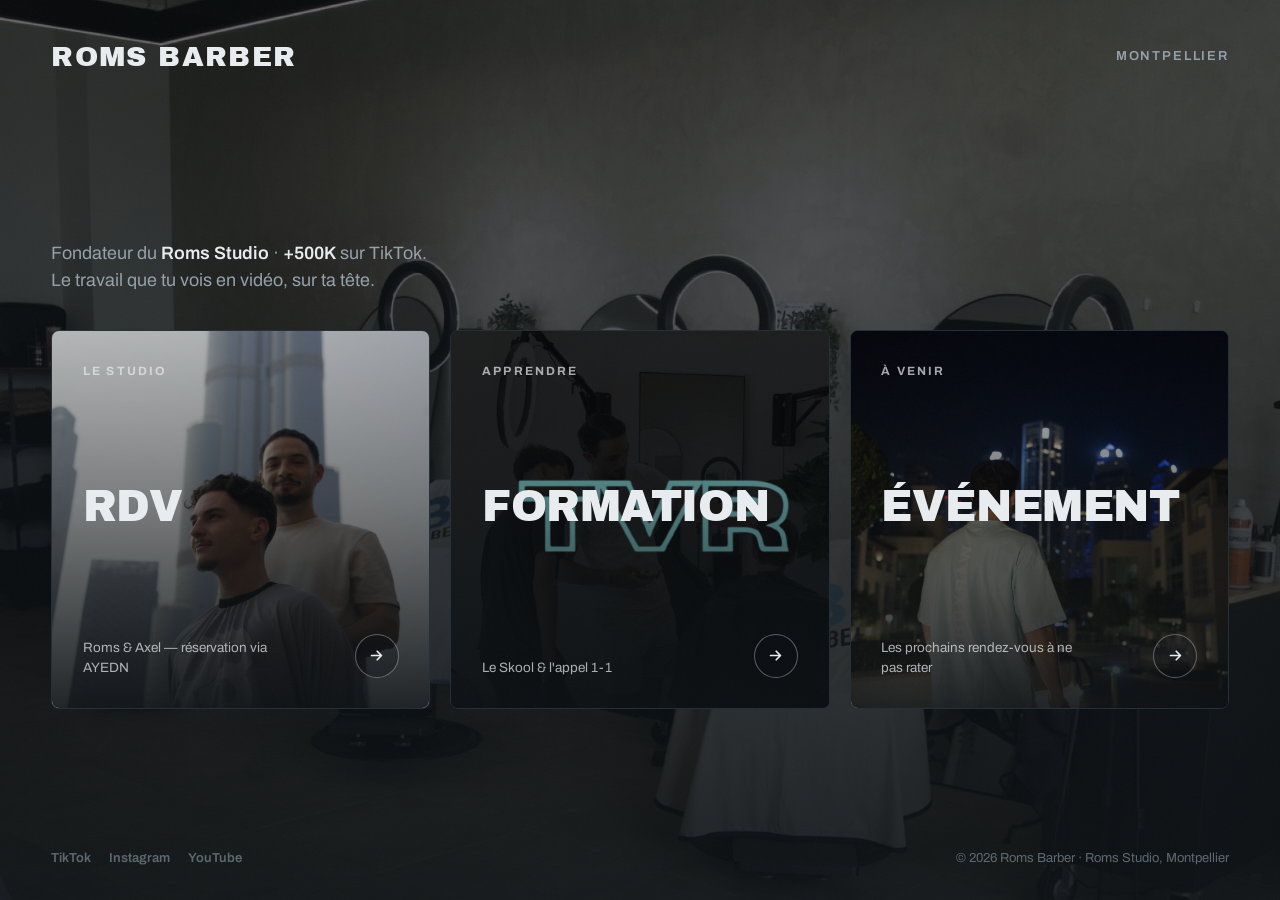
<file: index.html>
<!doctype html>
<html lang="fr">
<head>
<meta charset="utf-8">
<meta name="viewport" content="width=device-width, initial-scale=1">
<title>Roms Barber — Montpellier</title>
<meta name="description" content="Roms Barber, barbier à Montpellier. RDV, formation, événements.">
<!--
  ═══════════════════════════════════════════
  PHOTO DE FOND : déposer photos/hero.jpg
  puis décommenter la ligne --photo ci-dessous
  ═══════════════════════════════════════════
-->
<link rel="icon" href="data:image/svg+xml,%3Csvg xmlns='http://www.w3.org/2000/svg' viewBox='0 0 32 32'%3E%3Crect width='32' height='32' rx='6' fill='%238fd3e8'/%3E%3Ctext x='16' y='23' font-family='Arial Black,sans-serif' font-size='18' font-weight='900' fill='%230c1216' text-anchor='middle'%3ER%3C/text%3E%3C/svg%3E">
<link rel="preconnect" href="https://fonts.googleapis.com">
<link rel="preconnect" href="https://fonts.gstatic.com" crossorigin>
<link href="https://fonts.googleapis.com/css2?family=Archivo:wght@400;500;600;700&family=Archivo+Black&display=swap" rel="stylesheet">
<link rel="stylesheet" href="styles.css">
<style>
  body{display:flex;flex-direction:column;min-height:100svh}

  .home{
    flex:1;display:flex;flex-direction:column;
    position:relative;
    background:linear-gradient(rgba(13,17,20,.6),rgba(13,17,20,.92)),url('photos/hero.jpg') center 35%/cover no-repeat;
  }

  .home-top{
    display:flex;align-items:center;justify-content:space-between;
    padding:clamp(20px,3vw,36px) clamp(20px,4vw,56px);
  }
  .home-logo{
    font-family:"Archivo Black",sans-serif;
    font-size:clamp(20px,2.4vw,28px);
    letter-spacing:.05em;text-transform:uppercase;
    display:inline-flex;align-items:center;gap:14px;
  }
  .home-top .city{
    color:var(--ink-2);font-size:13px;font-weight:600;
    text-transform:uppercase;letter-spacing:.14em;
  }

  .home-center{
    flex:1;display:flex;flex-direction:column;justify-content:center;
    padding:clamp(16px,3vw,40px) clamp(20px,4vw,56px) clamp(28px,4vw,56px);
    gap:clamp(20px,3vw,36px);
  }
  .home-center .lead{
    color:var(--ink-2);font-size:clamp(15px,1.4vw,18px);max-width:440px;
  }
  .home-center .lead b{color:var(--ink);font-weight:600}

  .tiles{
    display:grid;grid-template-columns:repeat(3,1fr);
    gap:clamp(12px,1.6vw,20px);
  }
  @media(max-width:820px){.tiles{grid-template-columns:1fr}}

  .tile{
    position:relative;isolation:isolate;overflow:hidden;
    aspect-ratio:1/1;
    border:1px solid var(--line);border-radius:var(--r);
    background:var(--bg-2);
    display:flex;flex-direction:column;justify-content:space-between;
    padding:clamp(20px,2.4vw,32px);
    transition:border-color .25s ease;
  }
  @media(max-width:820px){.tile{aspect-ratio:5/3}}
  .tile .bg{
    position:absolute;inset:0;z-index:-2;
    width:100%;height:100%;object-fit:cover;
    transition:transform .5s ease;
  }
  .tile::before{
    content:"";position:absolute;inset:0;z-index:-1;
    background:linear-gradient(180deg,rgba(13,17,20,.3),rgba(13,17,20,.55) 45%,rgba(13,17,20,.92) 100%);
  }
  .tile:hover{border-color:var(--accent)}
  .tile:hover .bg{transform:scale(1.06)}
  .tile .num{
    color:rgba(233,237,240,.7);font-size:12px;font-weight:700;
    letter-spacing:.18em;text-transform:uppercase;
  }
  .tile .word{
    font-family:"Archivo Black",sans-serif;
    font-size:clamp(30px,3.4vw,46px);
    line-height:.95;text-transform:uppercase;letter-spacing:-.01em;
  }
  .tile .foot-row{
    display:flex;align-items:flex-end;justify-content:space-between;gap:12px;
  }
  .tile .desc{
    color:rgba(233,237,240,.72);font-size:13.5px;line-height:1.45;max-width:200px;
  }
  .tile .arr{
    flex:none;width:44px;height:44px;border:1.5px solid rgba(233,237,240,.35);border-radius:50%;
    display:grid;place-items:center;
    background:rgba(13,17,20,.35);
    transition:border-color .25s ease,background .25s ease,color .25s ease,transform .38s cubic-bezier(.65,0,.35,1);
  }
  .tile:hover .arr{border-color:var(--accent);background:var(--accent);color:var(--accent-ink);transform:rotate(-45deg)}

  .home-foot{
    display:flex;align-items:center;justify-content:space-between;gap:14px;flex-wrap:wrap;
    padding:0 clamp(20px,4vw,56px) clamp(20px,3vw,32px);
    color:var(--ink-3);font-size:13px;
  }
  .home-foot .socials{display:flex;gap:18px;font-weight:600}
  .home-foot .socials a:hover{color:var(--ink)}
</style>
</head>
<body>

<main class="home">
  <div class="home-top fade">
    <span class="home-logo">Roms Barber</span>
    <span class="city">Montpellier</span>
  </div>

  <div class="home-center">
    <p class="lead fade">Fondateur du <b>Roms Studio</b> · <b>+500K</b> sur TikTok.<br>Le travail que tu vois en vidéo, sur ta tête.</p>

    <nav class="tiles">
      <a class="tile fade" href="rdv.html">
        <img class="bg" src="photos/rdv-duo.jpg" alt="" aria-hidden="true" style="object-position:center 62%">
        <span class="num">Le studio</span>
        <span class="word">RDV</span>
        <span class="foot-row">
          <span class="desc">Roms &amp; Axel — réservation via AYEDN</span>
          <span class="arr"><svg width="17" height="17" viewBox="0 0 24 24" fill="none" stroke="currentColor" stroke-width="2.4" stroke-linecap="round" stroke-linejoin="round"><path d="M5 12h14M13 6l6 6-6 6"/></svg></span>
        </span>
      </a>
      <a class="tile fade" href="formation.html">
        <img class="bg" src="photos/skool.webp" alt="" aria-hidden="true">
        <span class="num">Apprendre</span>
        <span class="word">Formation</span>
        <span class="foot-row">
          <span class="desc">Le Skool &amp; l'appel 1-1</span>
          <span class="arr"><svg width="17" height="17" viewBox="0 0 24 24" fill="none" stroke="currentColor" stroke-width="2.4" stroke-linecap="round" stroke-linejoin="round"><path d="M5 12h14M13 6l6 6-6 6"/></svg></span>
        </span>
      </a>
      <a class="tile fade" href="evenement.html">
        <img class="bg" src="photos/event.jpg" alt="" aria-hidden="true">
        <span class="num">À venir</span>
        <span class="word">Événement</span>
        <span class="foot-row">
          <span class="desc">Les prochains rendez-vous à ne pas rater</span>
          <span class="arr"><svg width="17" height="17" viewBox="0 0 24 24" fill="none" stroke="currentColor" stroke-width="2.4" stroke-linecap="round" stroke-linejoin="round"><path d="M5 12h14M13 6l6 6-6 6"/></svg></span>
        </span>
      </a>
    </nav>
  </div>

  <div class="home-foot">
    <div class="socials">
      <a href="https://www.tiktok.com/@roms.barber" target="_blank" rel="noopener">TikTok</a>
      <a href="https://www.instagram.com/roms.barber/" target="_blank" rel="noopener">Instagram</a>
      <a href="https://www.youtube.com/@roms.barber" target="_blank" rel="noopener">YouTube</a>
    </div>
    <span>© 2026 Roms Barber · Roms Studio, Montpellier</span>
  </div>
</main>
</body>
</html>
</file>
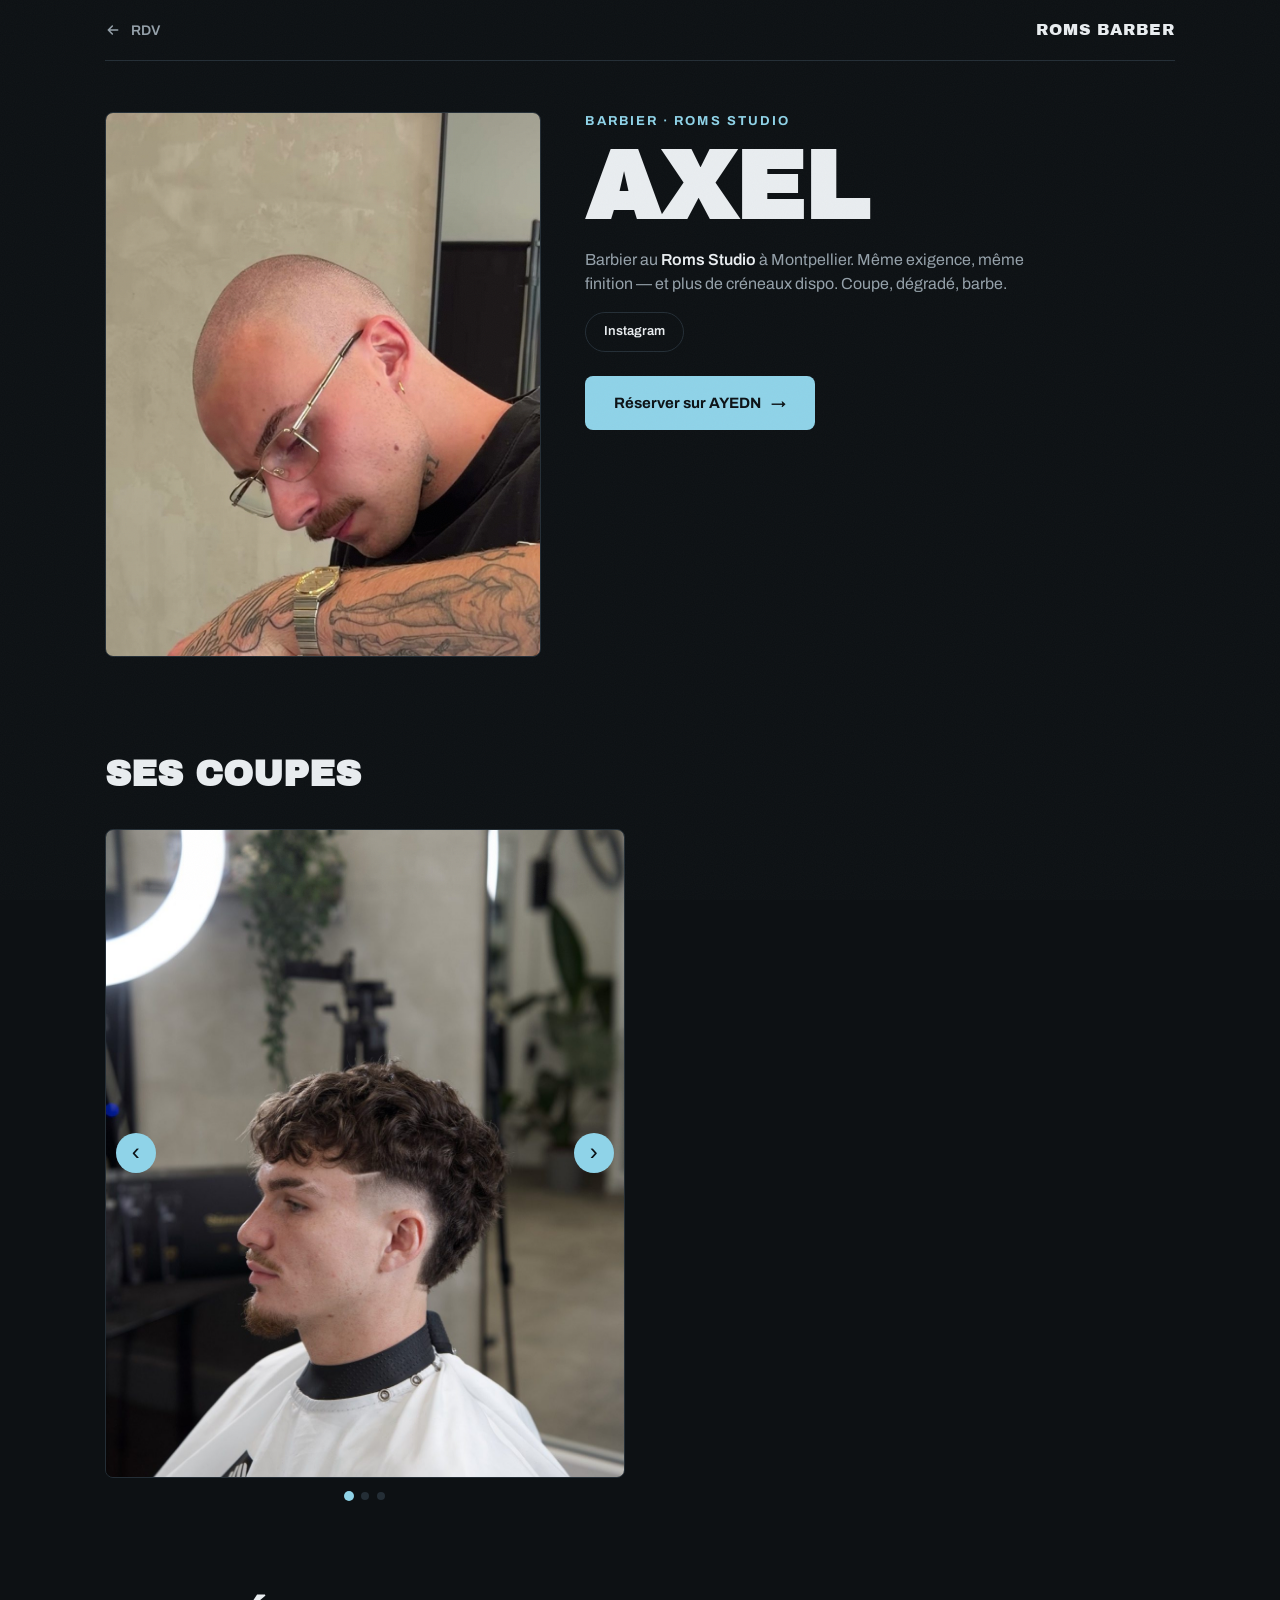
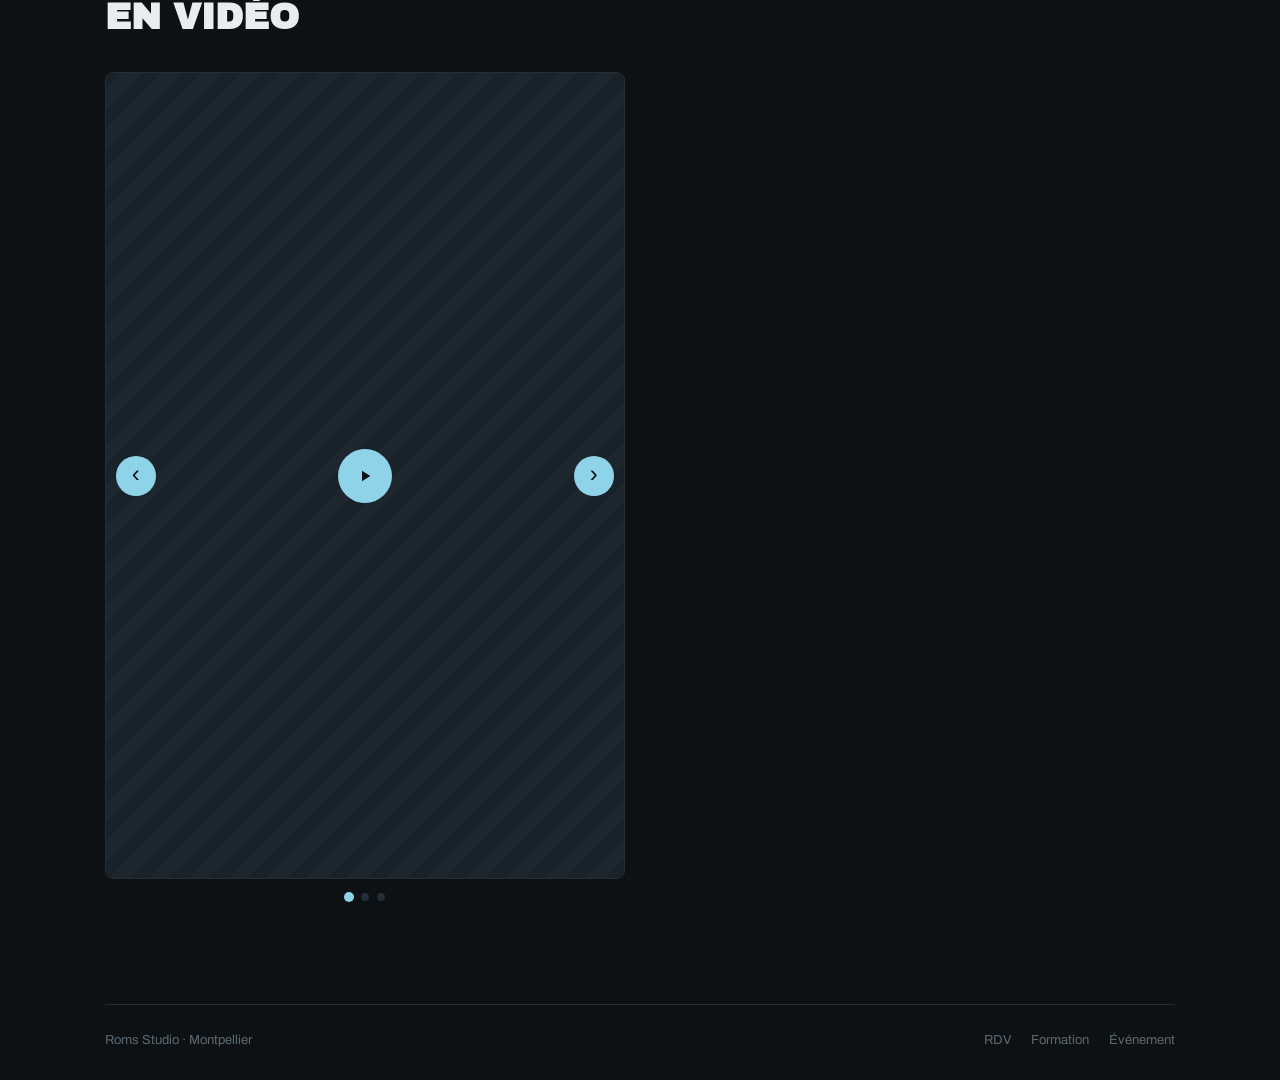
<file: axel.html>
<!doctype html>
<html lang="fr">
<head>
<meta charset="utf-8">
<meta name="viewport" content="width=device-width, initial-scale=1">
<title>Axel — Roms Barber</title>
<meta name="description" content="Axel, barbier au Roms Studio à Montpellier. Ses coupes, ses vidéos, son RDV.">
<!-- AYEDN + IG branchés ✓ -->
<link rel="icon" href="data:image/svg+xml,%3Csvg xmlns='http://www.w3.org/2000/svg' viewBox='0 0 32 32'%3E%3Crect width='32' height='32' rx='6' fill='%238fd3e8'/%3E%3Ctext x='16' y='23' font-family='Arial Black,sans-serif' font-size='18' font-weight='900' fill='%230c1216' text-anchor='middle'%3ER%3C/text%3E%3C/svg%3E">
<link rel="preconnect" href="https://fonts.googleapis.com">
<link rel="preconnect" href="https://fonts.gstatic.com" crossorigin>
<link href="https://fonts.googleapis.com/css2?family=Archivo:wght@400;500;600;700&family=Archivo+Black&display=swap" rel="stylesheet">
<link rel="stylesheet" href="styles.css">
<style>
  .profile{
    display:grid;grid-template-columns:.85fr 1.15fr;gap:clamp(20px,3.5vw,56px);
    align-items:start;padding-top:clamp(28px,4vw,56px);
  }
  @media(max-width:820px){.profile{grid-template-columns:1fr}}
  .profile .portrait{aspect-ratio:4/5;border-radius:var(--r);width:100%;object-fit:cover;border:1px solid var(--line)}
  .profile-txt .tag{
    color:var(--accent);font-weight:700;font-size:13px;
    text-transform:uppercase;letter-spacing:.16em;display:block;margin-bottom:12px;
  }
  .profile-txt h1{
    font-family:"Archivo Black",sans-serif;
    font-size:clamp(48px,8vw,96px);line-height:.9;text-transform:uppercase;
  }
  .profile-txt .bio{color:var(--ink-2);margin:18px 0 8px;max-width:480px;font-size:16px}
  .profile-txt .bio b{color:var(--ink);font-weight:600}
  .chips{display:flex;gap:10px;flex-wrap:wrap;margin:16px 0 24px}
  .chips a{
    border:1px solid var(--line);border-radius:999px;
    padding:9px 18px;font-size:13px;font-weight:600;
    transition:border-color .2s ease;
  }
  .chips a:hover{border-color:var(--accent)}
  .profile-txt .cta-row{display:flex;gap:10px;flex-wrap:wrap}

  .sec{padding-top:clamp(48px,7vw,90px)}
  .sec-title{
    font-family:"Archivo Black",sans-serif;
    font-size:clamp(24px,3vw,36px);text-transform:uppercase;
    margin-bottom:clamp(18px,2.5vw,28px);
    display:flex;align-items:baseline;gap:14px;
  }
  .sec-title small{color:var(--ink-3);font-size:13px;font-family:"Archivo",sans-serif;font-weight:500;letter-spacing:.08em;text-transform:none}
</style>
</head>
<body>

<div class="wrap">
  <div class="bar">
    <a class="back" href="rdv.html"><svg width="16" height="16" viewBox="0 0 24 24" fill="none" stroke="currentColor" stroke-width="2.4" stroke-linecap="round" stroke-linejoin="round"><path d="M19 12H5M11 6l-6 6 6 6"/></svg>RDV</a>
    <a class="logo" href="index.html">Roms Barber</a>
  </div>

  <section class="profile">
    <img class="portrait fade" src="photos/axel.jpg" alt="Axel en coupe au studio">
    <div class="profile-txt fade">
      <span class="tag">Barbier · Roms Studio</span>
      <h1>Axel</h1>
      <p class="bio">Barbier au <b>Roms Studio</b> à Montpellier. Même exigence, même finition — et plus de créneaux dispo. Coupe, dégradé, barbe.</p>
      <div class="chips">
        
        <a href="https://www.instagram.com/axelbastin_/" target="_blank" rel="noopener">Instagram</a>
      </div>
      <div class="cta-row">
        <a class="btn btn-accent" href="https://profil.ayedn.com/?barber=2426" target="_blank" rel="noopener">Réserver sur AYEDN <span class="arr">→</span></a>
      </div>
    </div>
  </section>

  <section class="sec">
    <h2 class="sec-title">Ses coupes</h2>
    <div class="carousel carousel--cuts" data-carousel>
      <div class="carousel__viewport">
        <div class="carousel__track">
          <div class="carousel__slide"><img src="photos/axel-coupe-1.jpg" alt="Coupe réalisée au Roms Studio" loading="lazy"></div>
          <div class="carousel__slide"><img src="photos/axel-coupe-2.jpg" alt="Coupe réalisée au Roms Studio" loading="lazy"></div>
          <div class="carousel__slide"><img src="photos/axel-coupe-3.jpg" alt="Coupe réalisée au Roms Studio" loading="lazy"></div>
        </div>
        <button class="carousel__arrow carousel__arrow--prev" aria-label="Précédent">&#8249;</button>
        <button class="carousel__arrow carousel__arrow--next" aria-label="Suivant">&#8250;</button>
      </div>
      <div class="carousel__dots"></div>
    </div>
  </section>

  <section class="sec">
    <h2 class="sec-title">En vidéo</h2>
    <!-- VIDÉOS : remplacer les href par les liens des vidéos d'Axel, miniature en <img> dans le slide -->
    <div class="carousel carousel--videos" data-carousel>
      <div class="carousel__viewport">
        <div class="carousel__track">
          <a class="carousel__slide ph" href="#video-axel-1"><span class="play"><svg width="18" height="18" viewBox="0 0 24 24" fill="currentColor"><path d="M8 5v14l11-7z"/></svg></span></a>
          <a class="carousel__slide ph" href="#video-axel-2"><span class="play"><svg width="18" height="18" viewBox="0 0 24 24" fill="currentColor"><path d="M8 5v14l11-7z"/></svg></span></a>
          <a class="carousel__slide ph" href="#video-axel-3"><span class="play"><svg width="18" height="18" viewBox="0 0 24 24" fill="currentColor"><path d="M8 5v14l11-7z"/></svg></span></a>
        </div>
        <button class="carousel__arrow carousel__arrow--prev" aria-label="Précédent">&#8249;</button>
        <button class="carousel__arrow carousel__arrow--next" aria-label="Suivant">&#8250;</button>
      </div>
      <div class="carousel__dots"></div>
    </div>
  </section>

  <footer>
    <div class="foot">
      <span>Roms Studio · Montpellier</span>
      <div class="links">
        <a href="rdv.html">RDV</a>
        <a href="formation.html">Formation</a>
        <a href="evenement.html">Événement</a>
      </div>
    </div>
  </footer>
</div>
<script src="app.js" defer></script>
</body>
</html>
</file>
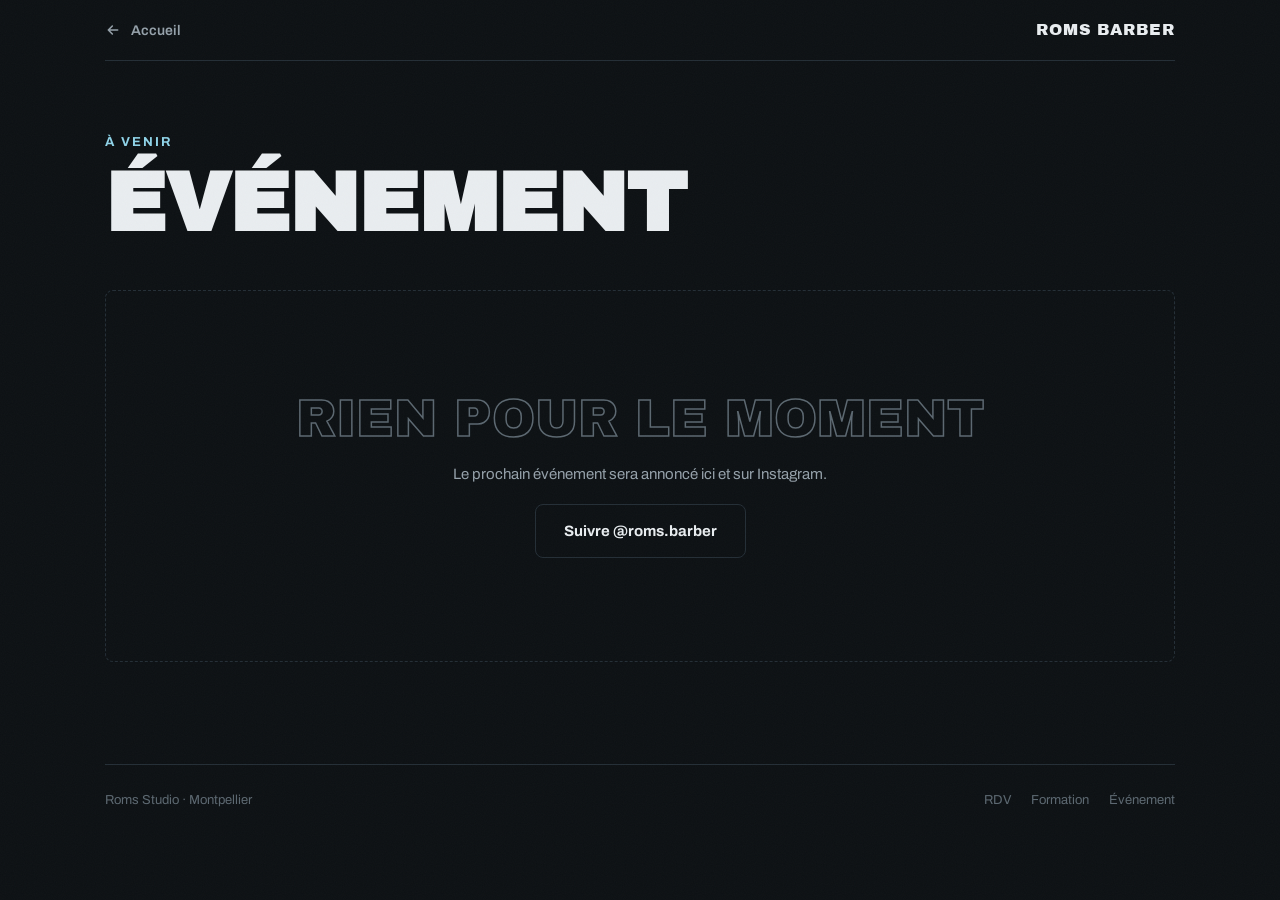
<file: evenement.html>
<!doctype html>
<html lang="fr">
<head>
<meta charset="utf-8">
<meta name="viewport" content="width=device-width, initial-scale=1">
<title>Événement — Roms Barber</title>
<meta name="description" content="Les prochains événements Roms Barber.">
<!--
  TODO-EDIT : quand un événement est créé, remplacer le bloc .empty
  par le template .event commenté plus bas.
-->
<link rel="icon" href="data:image/svg+xml,%3Csvg xmlns='http://www.w3.org/2000/svg' viewBox='0 0 32 32'%3E%3Crect width='32' height='32' rx='6' fill='%238fd3e8'/%3E%3Ctext x='16' y='23' font-family='Arial Black,sans-serif' font-size='18' font-weight='900' fill='%230c1216' text-anchor='middle'%3ER%3C/text%3E%3C/svg%3E">
<link rel="preconnect" href="https://fonts.googleapis.com">
<link rel="preconnect" href="https://fonts.gstatic.com" crossorigin>
<link href="https://fonts.googleapis.com/css2?family=Archivo:wght@400;500;600;700&family=Archivo+Black&display=swap" rel="stylesheet">
<link rel="stylesheet" href="styles.css">
<style>
  .empty{
    border:1px dashed var(--line);border-radius:var(--r);
    padding:clamp(48px,8vw,110px) clamp(24px,4vw,48px);
    text-align:center;
    display:flex;flex-direction:column;align-items:center;gap:18px;
  }
  .empty .word{
    font-family:"Archivo Black",sans-serif;
    font-size:clamp(28px,4.4vw,52px);
    text-transform:uppercase;line-height:1;
    color:transparent;-webkit-text-stroke:1.5px var(--ink-3);
  }
  .empty p{color:var(--ink-2);max-width:380px;font-size:15px}

  /* ── Template événement (TODO-EDIT : dupliquer et remplir) ──
  .event{
    display:grid;grid-template-columns:.9fr 1.1fr;gap:clamp(20px,3vw,40px);
    border:1px solid var(--line);border-radius:var(--r);overflow:hidden;
    background:var(--bg-2);margin-bottom:20px;
  }
  .event .visual{aspect-ratio:16/10;border:0;border-right:1px solid var(--line)}
  .event .body{padding:clamp(22px,3vw,36px);display:flex;flex-direction:column;gap:12px}
  .event .date{color:var(--accent);font-weight:700;font-size:13px;letter-spacing:.14em;text-transform:uppercase}
  .event h2{font-family:"Archivo Black",sans-serif;font-size:clamp(24px,3vw,38px);text-transform:uppercase;line-height:.95}
  .event p{color:var(--ink-2);font-size:15px}
  .event .btn{margin-top:auto;align-self:flex-start}
  @media(max-width:820px){.event{grid-template-columns:1fr}.event .visual{border-right:0;border-bottom:1px solid var(--line)}}
  */
</style>
</head>
<body>

<div class="wrap">
  <div class="bar">
    <a class="back" href="index.html"><svg width="16" height="16" viewBox="0 0 24 24" fill="none" stroke="currentColor" stroke-width="2.4" stroke-linecap="round" stroke-linejoin="round"><path d="M19 12H5M11 6l-6 6 6 6"/></svg>Accueil</a>
    <a class="logo" href="index.html">Roms Barber</a>
  </div>

  <header class="page-head fade">
    <span class="tag">À venir</span>
    <h1>Événement</h1>
  </header>

  <!-- TODO-EDIT : remplacer ce bloc par des blocs .event (template dans le <style>) -->
  <div class="empty fade">
    <span class="word">Rien pour le moment</span>
    <p>Le prochain événement sera annoncé ici et sur Instagram.</p>
    <a class="btn btn-ghost" href="https://www.instagram.com/roms.barber/" target="_blank" rel="noopener">Suivre @roms.barber</a>
  </div>

  <footer>
    <div class="foot">
      <span>Roms Studio · Montpellier</span>
      <div class="links">
        <a href="rdv.html">RDV</a>
        <a href="formation.html">Formation</a>
        <a href="evenement.html">Événement</a>
      </div>
    </div>
  </footer>
</div>
</body>
</html>
</file>
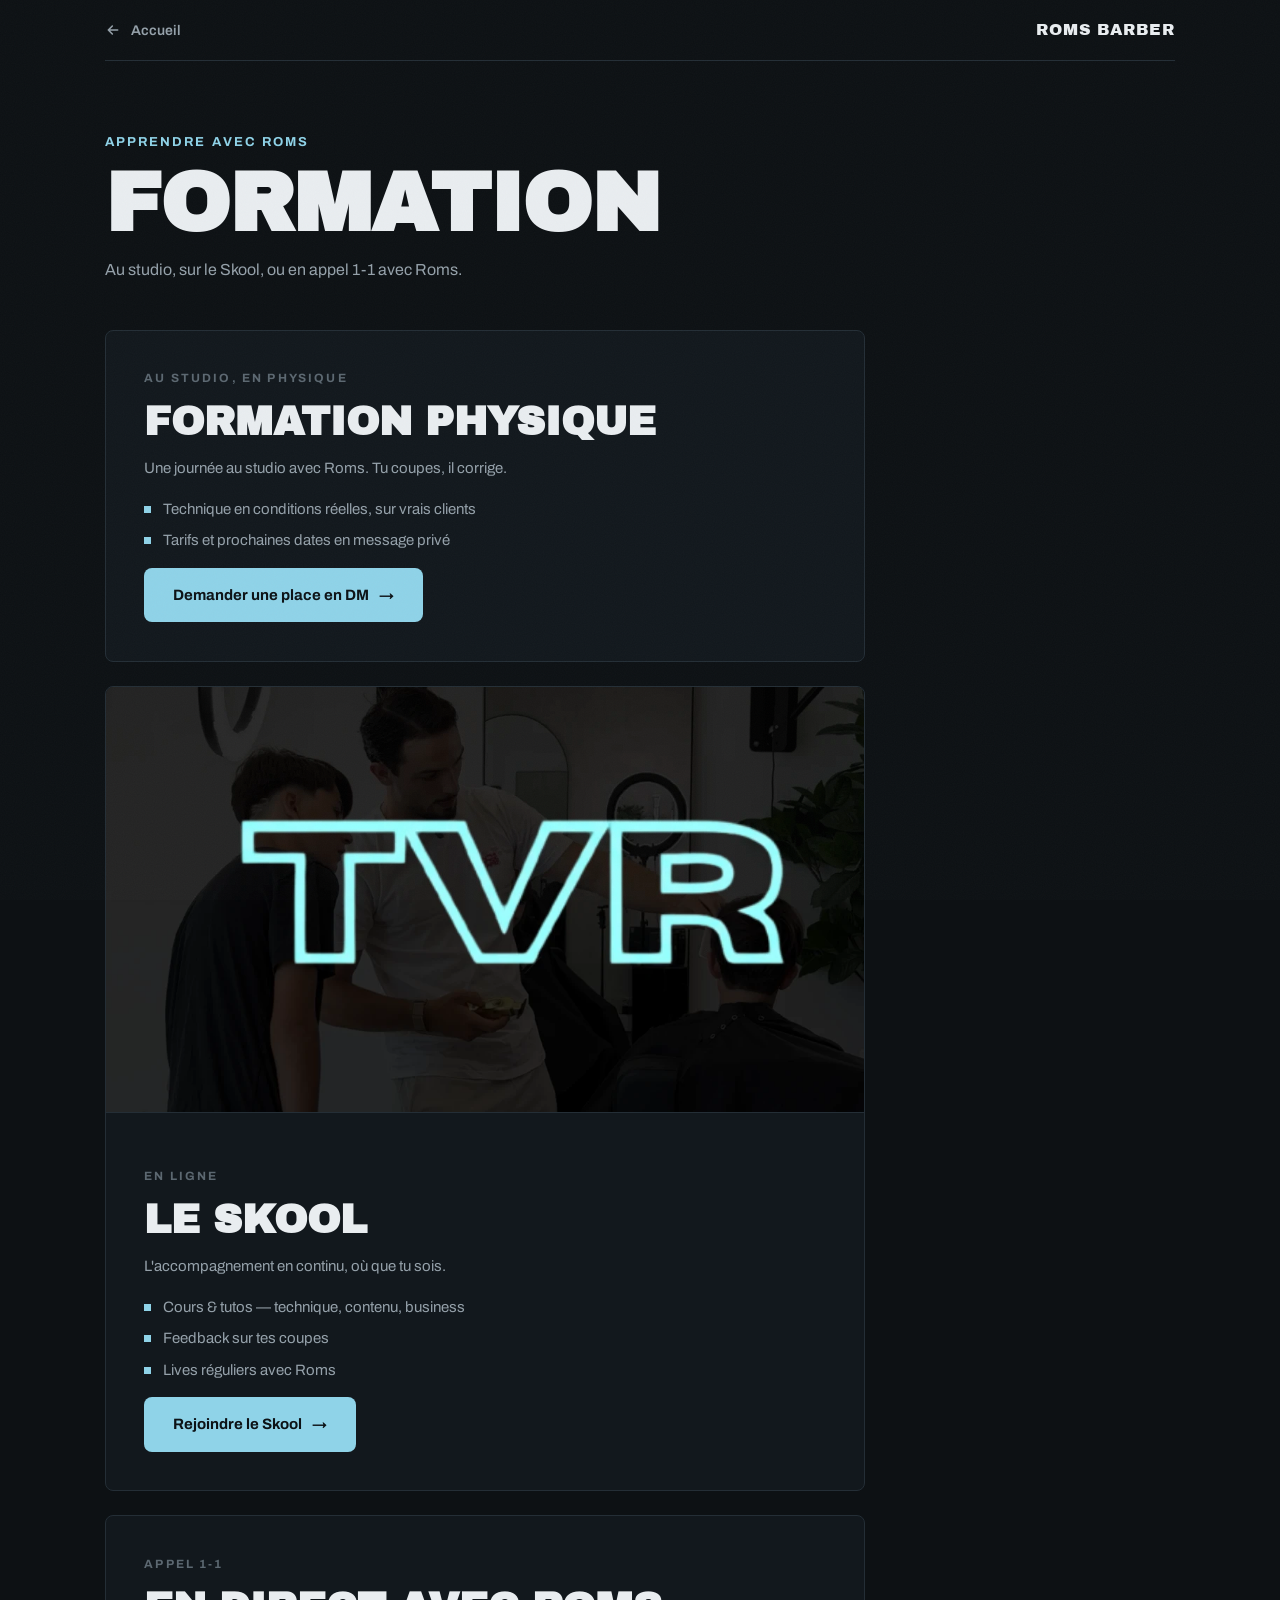
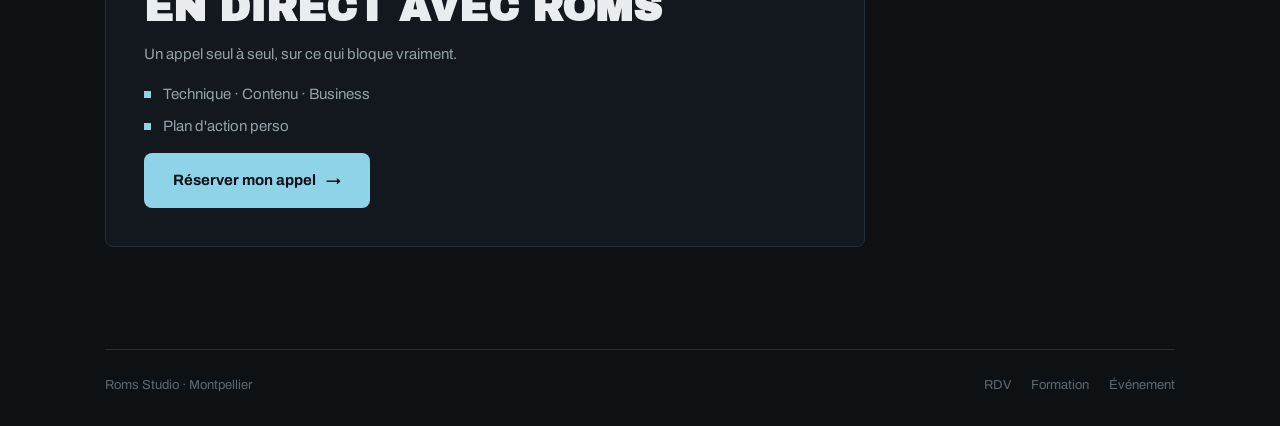
<file: formation.html>
<!doctype html>
<html lang="fr">
<head>
<meta charset="utf-8">
<meta name="viewport" content="width=device-width, initial-scale=1">
<title>Formation — Roms Barber</title>
<meta name="description" content="Formation barbier avec Roms : la communauté Skool en ligne et la formation en physique au Roms Studio.">
<!--
  Skool branché ✓ (TVR)
  TODO-EDIT : tarifs + dates de la formation physique (chercher "TODO-EDIT")
-->
<link rel="icon" href="data:image/svg+xml,%3Csvg xmlns='http://www.w3.org/2000/svg' viewBox='0 0 32 32'%3E%3Crect width='32' height='32' rx='6' fill='%238fd3e8'/%3E%3Ctext x='16' y='23' font-family='Arial Black,sans-serif' font-size='18' font-weight='900' fill='%230c1216' text-anchor='middle'%3ER%3C/text%3E%3C/svg%3E">
<link rel="preconnect" href="https://fonts.googleapis.com">
<link rel="preconnect" href="https://fonts.gstatic.com" crossorigin>
<link href="https://fonts.googleapis.com/css2?family=Archivo:wght@400;500;600;700&family=Archivo+Black&display=swap" rel="stylesheet">
<link rel="stylesheet" href="styles.css">
<style>
  .formats{display:grid;grid-template-columns:1fr;gap:clamp(14px,2vw,24px);max-width:760px}

  .format{
    border:1px solid var(--line);border-radius:var(--r);
    padding:clamp(24px,3vw,40px);
    display:flex;flex-direction:column;gap:16px;
  }
  .format .mode{
    font-size:12px;font-weight:700;letter-spacing:.18em;text-transform:uppercase;
    color:var(--ink-3);
  }
  .format h2{
    font-family:"Archivo Black",sans-serif;
    font-size:clamp(28px,3.2vw,40px);text-transform:uppercase;line-height:.95;
  }
  .format p{color:var(--ink-2);font-size:15px}
  .format ul{list-style:none;display:grid;gap:9px;margin-top:2px}
  .format li{display:flex;gap:12px;align-items:baseline;color:var(--ink-2);font-size:15px}
  .format li::before{content:"";width:7px;height:7px;background:var(--accent);flex:none;transform:translateY(-1px)}
  .format .btn{margin-top:auto;align-self:flex-start}

  .format.skool{background:var(--bg-2);padding:0;overflow:hidden}
  .format.skool .visual{width:100%;aspect-ratio:16/9;object-fit:cover;display:block;border-bottom:1px solid var(--line)}
  .format.skool .body{padding:clamp(24px,3vw,40px);display:flex;flex-direction:column;gap:16px;flex:1}
  .format.skool .btn{margin-top:auto;align-self:flex-start}

  .format.studio{background:var(--bg-2)}

</style>
</head>
<body>

<div class="wrap">
  <div class="bar">
    <a class="back" href="index.html"><svg width="16" height="16" viewBox="0 0 24 24" fill="none" stroke="currentColor" stroke-width="2.4" stroke-linecap="round" stroke-linejoin="round"><path d="M19 12H5M11 6l-6 6 6 6"/></svg>Accueil</a>
    <a class="logo" href="index.html">Roms Barber</a>
  </div>

  <header class="page-head fade">
    <span class="tag">Apprendre avec Roms</span>
    <h1>Formation</h1>
    <p>Au studio, sur le Skool, ou en appel 1-1 avec Roms.</p>
  </header>

  <div class="formats">
    <article class="format studio fade">
      <span class="mode">Au studio, en physique</span>
      <h2>Formation physique</h2>
      <p>Une journée au studio avec Roms. Tu coupes, il corrige.</p>
      <ul>
        <li>Technique en conditions réelles, sur vrais clients</li>
        <li>Tarifs et prochaines dates en message privé</li>
      </ul>
      <!-- TODO-LINK : résa formation physique (DM Insta en attendant) -->
      <a class="btn btn-accent" href="https://www.instagram.com/roms.barber/" target="_blank" rel="noopener">Demander une place en DM <span class="arr">→</span></a>
    </article>

    <article class="format skool fade">
      <img class="visual" src="photos/skool.webp" alt="TVR — la communauté">
      <div class="body">
        <span class="mode">En ligne</span>
        <h2>Le Skool</h2>
        <p>L'accompagnement en continu, où que tu sois.</p>
        <ul>
          <li>Cours &amp; tutos — technique, contenu, business</li>
          <li>Feedback sur tes coupes</li>
          <li>Lives réguliers avec Roms</li>
        </ul>
        <a class="btn btn-accent" href="https://www.skool.com/tvr-7482/about" target="_blank" rel="noopener">Rejoindre le Skool <span class="arr">→</span></a>
      </div>
    </article>

    <article class="format studio fade">
      <span class="mode">Appel 1-1</span>
      <h2>En direct avec Roms</h2>
      <p>Un appel seul à seul, sur ce qui bloque vraiment.</p>
      <ul>
        <li>Technique · Contenu · Business</li>
        <li>Plan d'action perso</li>
      </ul>
      <!-- TODO-LINK : réservation appel 1-1 -->
      <a class="btn btn-accent" href="#appel-1-1">Réserver mon appel <span class="arr">→</span></a>
    </article>
  </div>

  <footer>
    <div class="foot">
      <span>Roms Studio · Montpellier</span>
      <div class="links">
        <a href="rdv.html">RDV</a>
        <a href="formation.html">Formation</a>
        <a href="evenement.html">Événement</a>
      </div>
    </div>
  </footer>
</div>
</body>
</html>
</file>
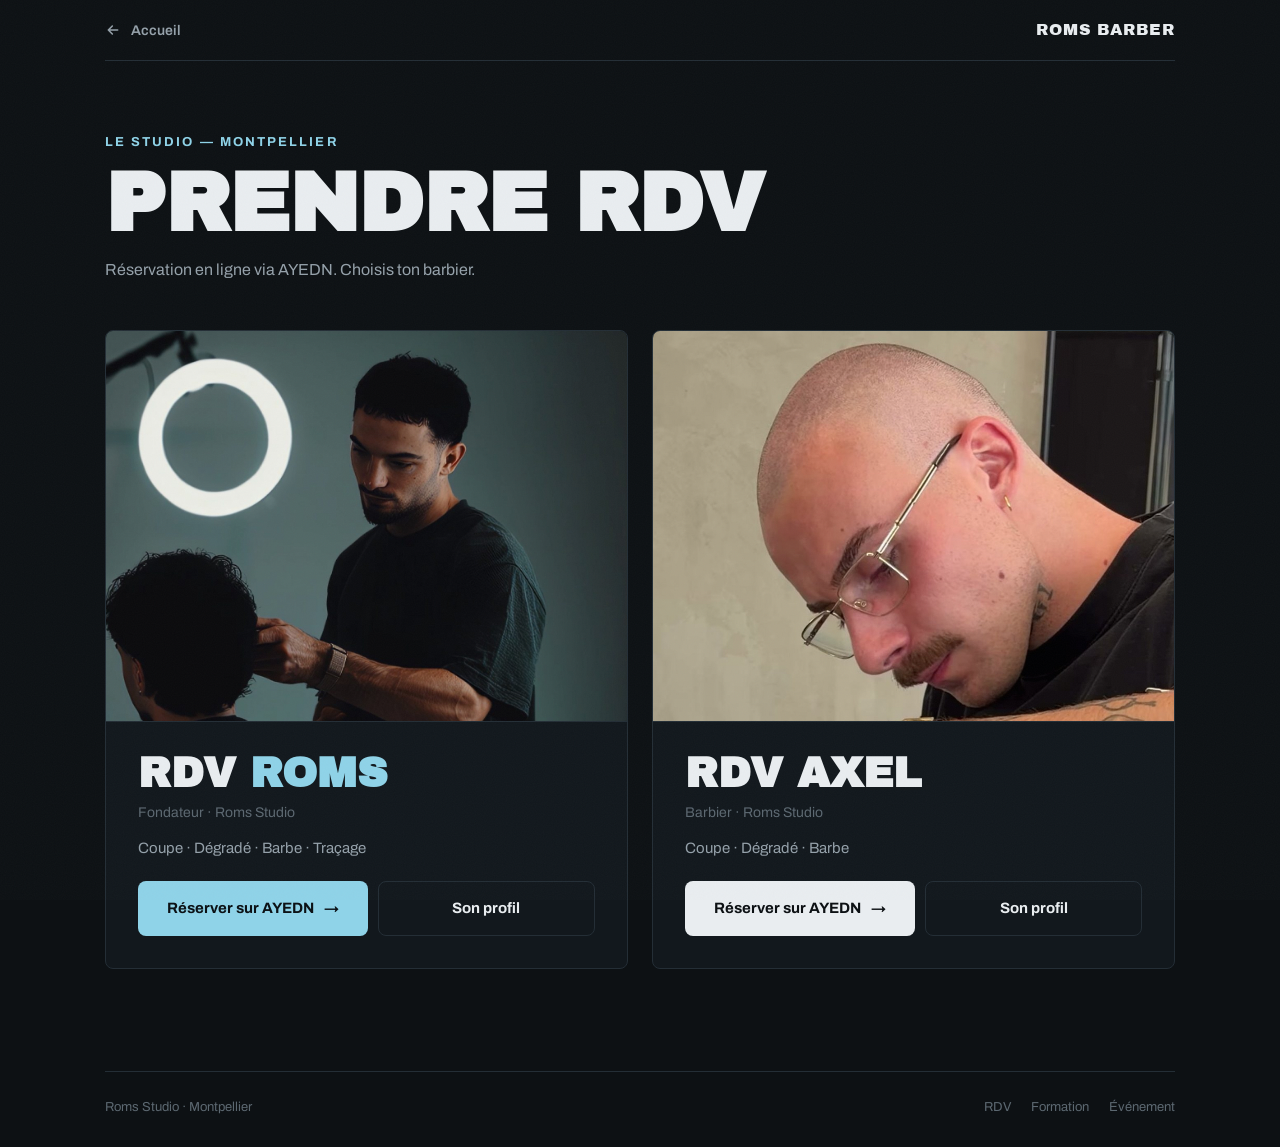
<file: rdv.html>
<!doctype html>
<html lang="fr">
<head>
<meta charset="utf-8">
<meta name="viewport" content="width=device-width, initial-scale=1">
<title>Prendre RDV — Roms Barber</title>
<meta name="description" content="Prends ton RDV au Roms Studio avec Roms ou Axel, via AYEDN.">
<!-- AYEDN : liens branchés ✓ -->
<link rel="icon" href="data:image/svg+xml,%3Csvg xmlns='http://www.w3.org/2000/svg' viewBox='0 0 32 32'%3E%3Crect width='32' height='32' rx='6' fill='%238fd3e8'/%3E%3Ctext x='16' y='23' font-family='Arial Black,sans-serif' font-size='18' font-weight='900' fill='%230c1216' text-anchor='middle'%3ER%3C/text%3E%3C/svg%3E">
<link rel="preconnect" href="https://fonts.googleapis.com">
<link rel="preconnect" href="https://fonts.gstatic.com" crossorigin>
<link href="https://fonts.googleapis.com/css2?family=Archivo:wght@400;500;600;700&family=Archivo+Black&display=swap" rel="stylesheet">
<link rel="stylesheet" href="styles.css">
<style>
  .barbers{display:grid;grid-template-columns:1fr 1fr;gap:clamp(14px,2vw,24px)}
  @media(max-width:820px){.barbers{grid-template-columns:1fr}}

  .barber-card{
    border:1px solid var(--line);border-radius:var(--r);overflow:hidden;
    background:var(--bg-2);
    display:flex;flex-direction:column;
    transition:border-color .2s ease;
  }
  .barber-card:hover{border-color:var(--ink-3)}
  .barber-card .photo{aspect-ratio:4/3;border:0;border-bottom:1px solid var(--line);width:100%;object-fit:cover;object-position:center 30%}
  .barber-card .body{padding:clamp(20px,2.6vw,32px);display:flex;flex-direction:column;gap:14px;flex:1}
  .barber-card h2{
    font-family:"Archivo Black",sans-serif;
    font-size:clamp(28px,3.4vw,42px);text-transform:uppercase;line-height:.95;
  }
  .barber-card h2 em{font-style:normal;color:var(--accent)}
  .barber-card .role{color:var(--ink-3);font-size:14px;margin-top:-6px}
  .barber-card .prestas{color:var(--ink-2);font-size:15px}
  .barber-card .actions{display:flex;gap:10px;flex-wrap:wrap;margin-top:auto;padding-top:8px}
  .barber-card .actions .btn{flex:1}
</style>
</head>
<body>

<div class="wrap">
  <div class="bar">
    <a class="back" href="index.html"><svg width="16" height="16" viewBox="0 0 24 24" fill="none" stroke="currentColor" stroke-width="2.4" stroke-linecap="round" stroke-linejoin="round"><path d="M19 12H5M11 6l-6 6 6 6"/></svg>Accueil</a>
    <a class="logo" href="index.html">Roms Barber</a>
  </div>

  <header class="page-head fade">
    <span class="tag">Le studio — Montpellier</span>
    <h1>Prendre RDV</h1>
    <p>Réservation en ligne via AYEDN. Choisis ton barbier.</p>
  </header>

  <div class="barbers">
    <article class="barber-card fade">
      <img class="photo" src="photos/roms.jpg" alt="Roms au studio">
      <div class="body">
        <h2>RDV <em>Roms</em></h2>
        <p class="role">Fondateur · Roms Studio</p>
        <p class="prestas">Coupe · Dégradé · Barbe · Traçage</p>
        <div class="actions">
          <a class="btn btn-accent" href="https://profil.ayedn.com/?barber=260" target="_blank" rel="noopener">Réserver sur AYEDN <span class="arr">→</span></a>
          <a class="btn btn-ghost" href="roms.html">Son profil</a>
        </div>
      </div>
    </article>

    <article class="barber-card fade">
      <img class="photo" src="photos/axel.jpg" alt="Axel en coupe au studio" style="object-position:center 60%">
      <div class="body">
        <h2>RDV Axel</h2>
        <p class="role">Barbier · Roms Studio</p>
        <p class="prestas">Coupe · Dégradé · Barbe</p>
        <div class="actions">
          <a class="btn btn-light" href="https://profil.ayedn.com/?barber=2426" target="_blank" rel="noopener">Réserver sur AYEDN <span class="arr">→</span></a>
          <a class="btn btn-ghost" href="axel.html">Son profil</a>
        </div>
      </div>
    </article>
  </div>

  <footer>
    <div class="foot">
      <span>Roms Studio · Montpellier</span>
      <div class="links">
        <a href="rdv.html">RDV</a>
        <a href="formation.html">Formation</a>
        <a href="evenement.html">Événement</a>
      </div>
    </div>
  </footer>
</div>
</body>
</html>
</file>
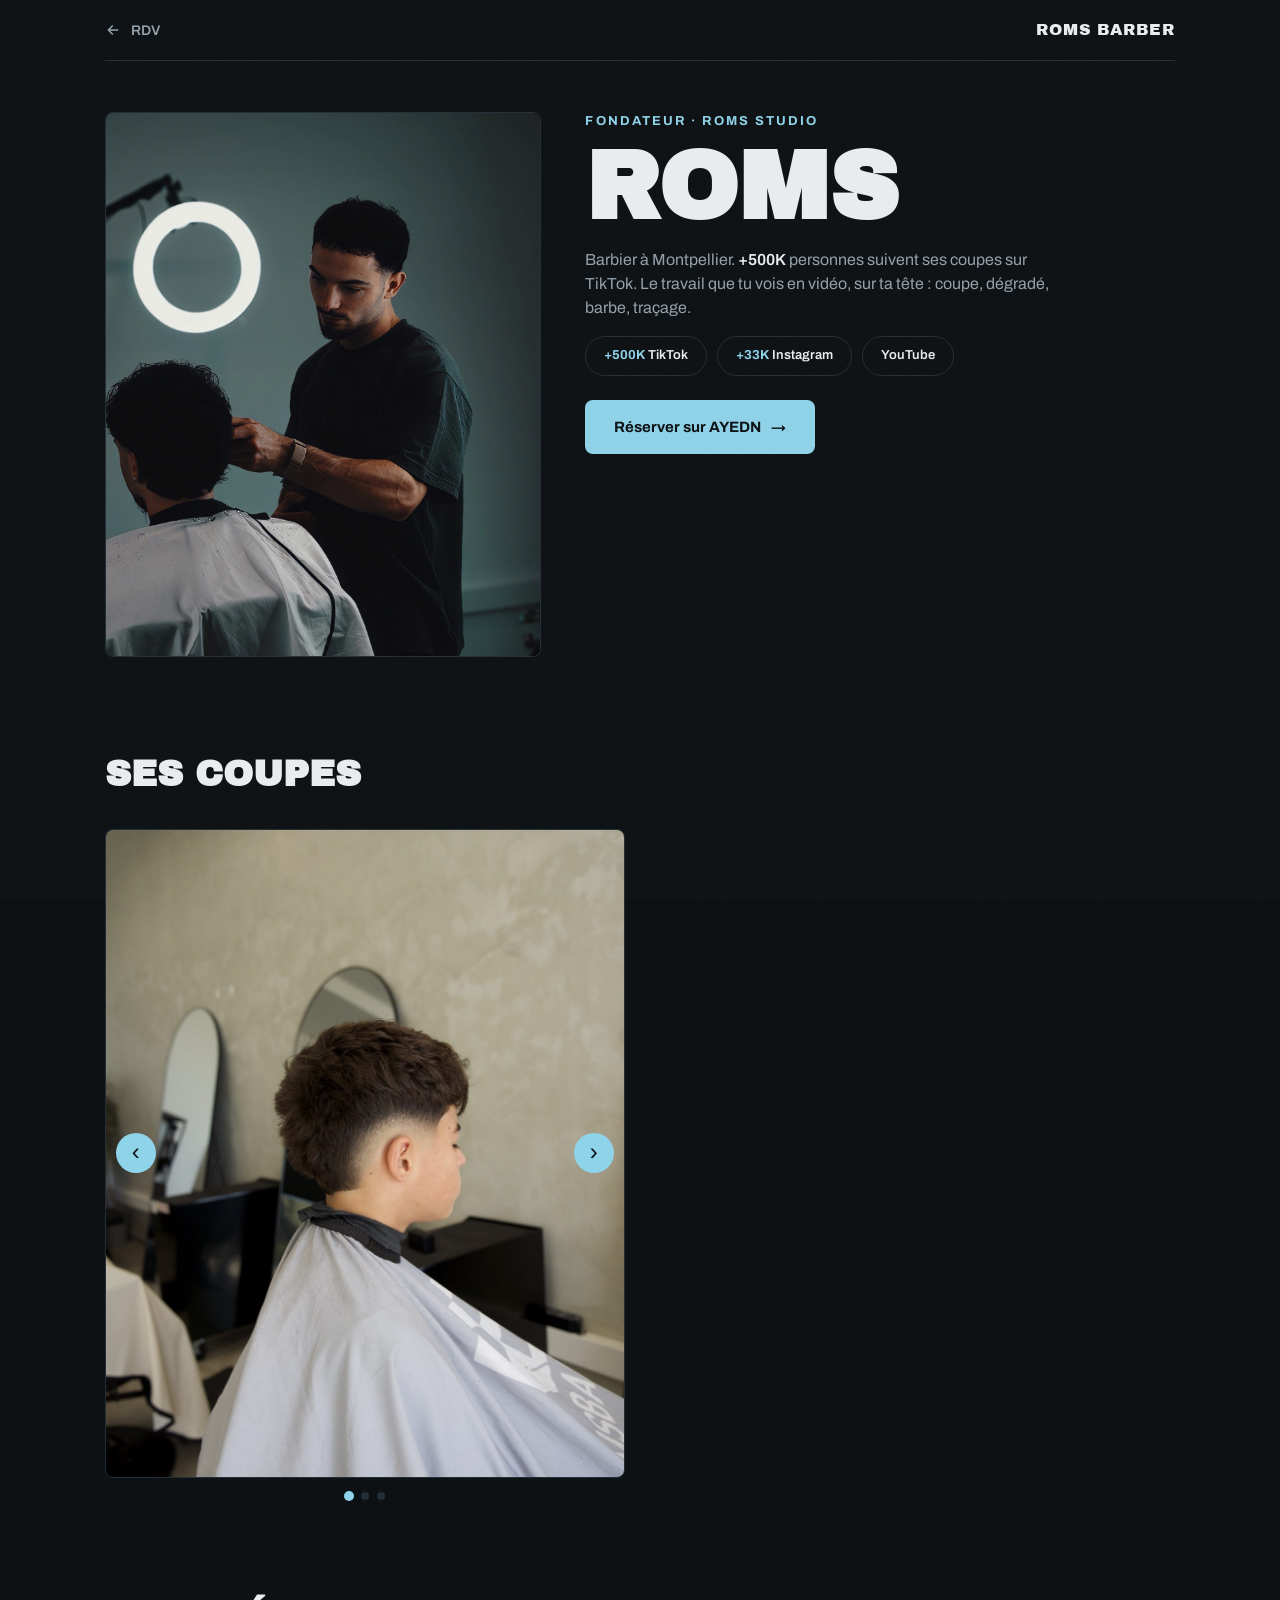
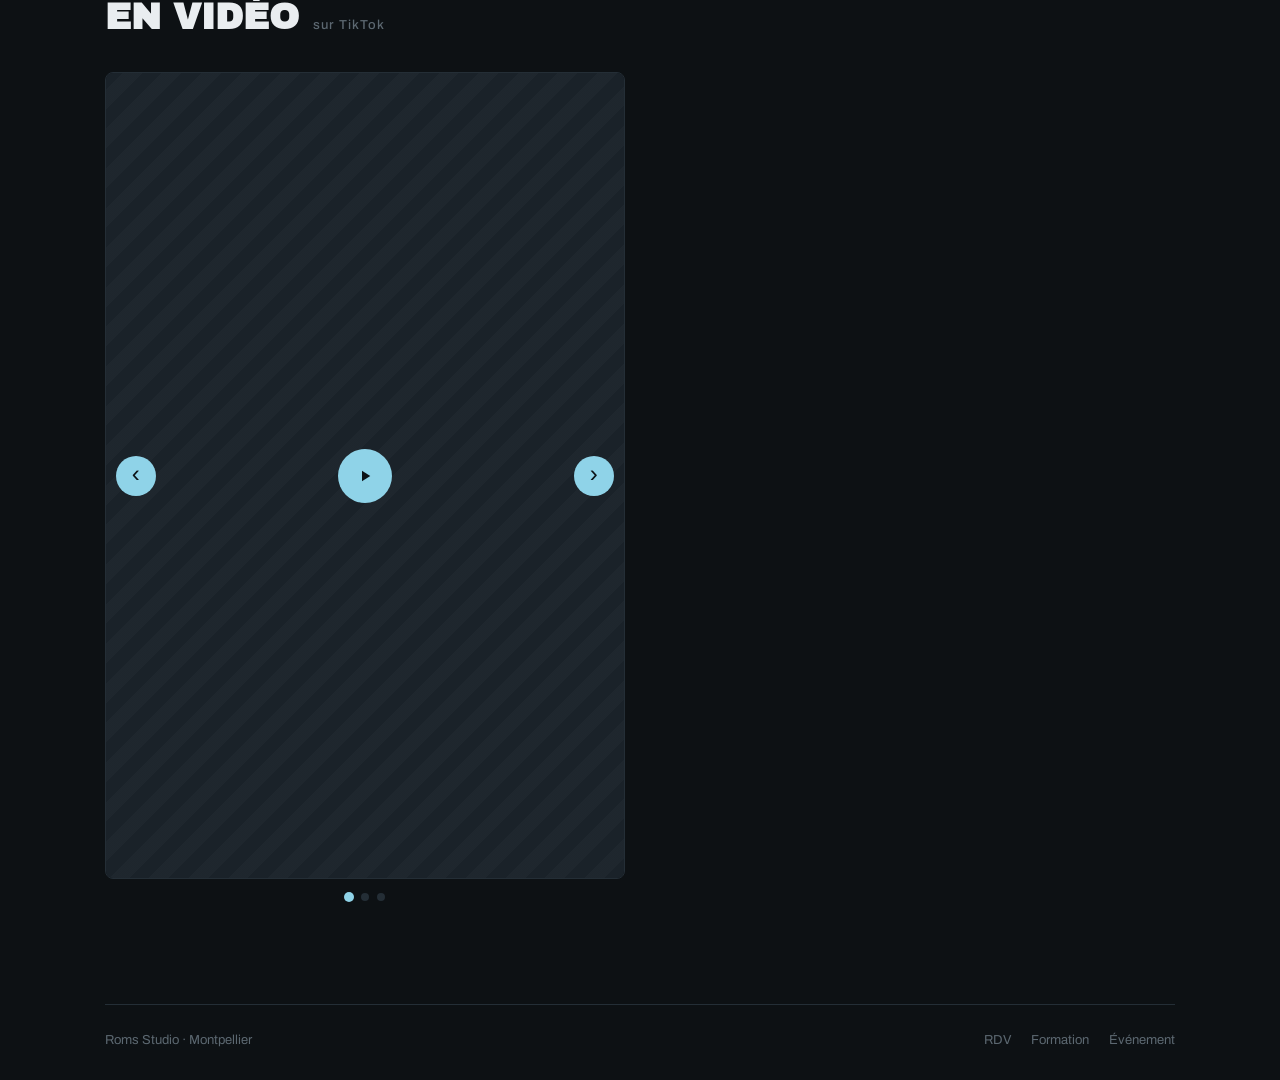
<file: roms.html>
<!doctype html>
<html lang="fr">
<head>
<meta charset="utf-8">
<meta name="viewport" content="width=device-width, initial-scale=1">
<title>Roms — Roms Barber</title>
<meta name="description" content="Roms, barbier à Montpellier, fondateur du Roms Studio. Ses coupes, ses vidéos, son RDV.">
<!-- AYEDN : lien branché ✓ -->
<link rel="icon" href="data:image/svg+xml,%3Csvg xmlns='http://www.w3.org/2000/svg' viewBox='0 0 32 32'%3E%3Crect width='32' height='32' rx='6' fill='%238fd3e8'/%3E%3Ctext x='16' y='23' font-family='Arial Black,sans-serif' font-size='18' font-weight='900' fill='%230c1216' text-anchor='middle'%3ER%3C/text%3E%3C/svg%3E">
<link rel="preconnect" href="https://fonts.googleapis.com">
<link rel="preconnect" href="https://fonts.gstatic.com" crossorigin>
<link href="https://fonts.googleapis.com/css2?family=Archivo:wght@400;500;600;700&family=Archivo+Black&display=swap" rel="stylesheet">
<link rel="stylesheet" href="styles.css">
<style>
  .profile{
    display:grid;grid-template-columns:.85fr 1.15fr;gap:clamp(20px,3.5vw,56px);
    align-items:start;padding-top:clamp(28px,4vw,56px);
  }
  @media(max-width:820px){.profile{grid-template-columns:1fr}}
  .profile .portrait{aspect-ratio:4/5;border-radius:var(--r);width:100%;object-fit:cover;border:1px solid var(--line)}
  .profile-txt .tag{
    color:var(--accent);font-weight:700;font-size:13px;
    text-transform:uppercase;letter-spacing:.16em;display:block;margin-bottom:12px;
  }
  .profile-txt h1{
    font-family:"Archivo Black",sans-serif;
    font-size:clamp(48px,8vw,96px);line-height:.9;text-transform:uppercase;
  }
  .profile-txt .bio{color:var(--ink-2);margin:18px 0 8px;max-width:480px;font-size:16px}
  .profile-txt .bio b{color:var(--ink);font-weight:600}
  .chips{display:flex;gap:10px;flex-wrap:wrap;margin:16px 0 24px}
  .chips a{
    border:1px solid var(--line);border-radius:999px;
    padding:9px 18px;font-size:13px;font-weight:600;
    transition:border-color .2s ease;
  }
  .chips a:hover{border-color:var(--accent)}
  .chips a b{color:var(--accent)}
  .profile-txt .cta-row{display:flex;gap:10px;flex-wrap:wrap}

  .sec{padding-top:clamp(48px,7vw,90px)}
  .sec-title{
    font-family:"Archivo Black",sans-serif;
    font-size:clamp(24px,3vw,36px);text-transform:uppercase;
    margin-bottom:clamp(18px,2.5vw,28px);
    display:flex;align-items:baseline;gap:14px;
  }
  .sec-title small{color:var(--ink-3);font-size:13px;font-family:"Archivo",sans-serif;font-weight:500;letter-spacing:.08em;text-transform:none}
</style>
</head>
<body>

<div class="wrap">
  <div class="bar">
    <a class="back" href="rdv.html"><svg width="16" height="16" viewBox="0 0 24 24" fill="none" stroke="currentColor" stroke-width="2.4" stroke-linecap="round" stroke-linejoin="round"><path d="M19 12H5M11 6l-6 6 6 6"/></svg>RDV</a>
    <a class="logo" href="index.html">Roms Barber</a>
  </div>

  <section class="profile">
    <img class="portrait fade" src="photos/roms.jpg" alt="Roms en coupe au studio">
    <div class="profile-txt fade">
      <span class="tag">Fondateur · Roms Studio</span>
      <h1>Roms</h1>
      <p class="bio">Barbier à Montpellier. <b>+500K</b> personnes suivent ses coupes sur TikTok. Le travail que tu vois en vidéo, sur ta tête : coupe, dégradé, barbe, traçage.</p>
      <div class="chips">
        <a href="https://www.tiktok.com/@roms.barber" target="_blank" rel="noopener"><b>+500K</b> TikTok</a>
        <a href="https://www.instagram.com/roms.barber/" target="_blank" rel="noopener"><b>+33K</b> Instagram</a>
        <a href="https://www.youtube.com/@roms.barber" target="_blank" rel="noopener">YouTube</a>
      </div>
      <div class="cta-row">
        <a class="btn btn-accent" href="https://profil.ayedn.com/?barber=260" target="_blank" rel="noopener">Réserver sur AYEDN <span class="arr">→</span></a>
      </div>
    </div>
  </section>

  <section class="sec">
    <h2 class="sec-title">Ses coupes</h2>
    <div class="carousel carousel--cuts" data-carousel>
      <div class="carousel__viewport">
        <div class="carousel__track">
          <div class="carousel__slide"><img src="photos/roms-coupe-1.jpg" alt="Coupe réalisée au Roms Studio" loading="lazy"></div>
          <div class="carousel__slide"><img src="photos/roms-coupe-2.jpg" alt="Coupe réalisée au Roms Studio" loading="lazy"></div>
          <div class="carousel__slide"><img src="photos/roms-coupe-3.jpg" alt="Coupe réalisée au Roms Studio" loading="lazy"></div>
        </div>
        <button class="carousel__arrow carousel__arrow--prev" aria-label="Précédent">&#8249;</button>
        <button class="carousel__arrow carousel__arrow--next" aria-label="Suivant">&#8250;</button>
      </div>
      <div class="carousel__dots"></div>
    </div>
  </section>

  <section class="sec">
    <h2 class="sec-title">En vidéo <small>sur TikTok</small></h2>
    <!-- VIDÉOS : remplacer les href par les liens TikTok, et mettre la miniature en <img> dans le slide -->
    <div class="carousel carousel--videos" data-carousel>
      <div class="carousel__viewport">
        <div class="carousel__track">
          <a class="carousel__slide ph" href="https://www.tiktok.com/@roms.barber" target="_blank" rel="noopener"><span class="play"><svg width="18" height="18" viewBox="0 0 24 24" fill="currentColor"><path d="M8 5v14l11-7z"/></svg></span></a>
          <a class="carousel__slide ph" href="https://www.tiktok.com/@roms.barber" target="_blank" rel="noopener"><span class="play"><svg width="18" height="18" viewBox="0 0 24 24" fill="currentColor"><path d="M8 5v14l11-7z"/></svg></span></a>
          <a class="carousel__slide ph" href="https://www.tiktok.com/@roms.barber" target="_blank" rel="noopener"><span class="play"><svg width="18" height="18" viewBox="0 0 24 24" fill="currentColor"><path d="M8 5v14l11-7z"/></svg></span></a>
        </div>
        <button class="carousel__arrow carousel__arrow--prev" aria-label="Précédent">&#8249;</button>
        <button class="carousel__arrow carousel__arrow--next" aria-label="Suivant">&#8250;</button>
      </div>
      <div class="carousel__dots"></div>
    </div>
  </section>

  <footer>
    <div class="foot">
      <span>Roms Studio · Montpellier</span>
      <div class="links">
        <a href="rdv.html">RDV</a>
        <a href="formation.html">Formation</a>
        <a href="evenement.html">Événement</a>
      </div>
    </div>
  </footer>
</div>
<script src="app.js" defer></script>
</body>
</html>
</file>
<file: styles.css>
/* ══════════════════════════════════════════
   ROMS BARBER — styles communs
   Photos : déposer dans roms-barber/photos/
   puis remplacer les blocs .ph par <img>
   ══════════════════════════════════════════ */
:root{
  --bg:#0d1114;
  --bg-2:#12181d;
  --bg-3:#1a2229;
  --line:#242e36;
  --ink:#e9edf0;
  --ink-2:#95a1aa;
  --ink-3:#5c6871;
  --accent:#8fd3e8;
  --accent-deep:#6bc0da;
  --accent-ink:#0c1216;
  --r:8px;
}
*{margin:0;padding:0;box-sizing:border-box}
html,body{min-height:100%}
body{
  background:var(--bg);
  color:var(--ink);
  font-family:"Archivo",system-ui,sans-serif;
  line-height:1.5;
  -webkit-font-smoothing:antialiased;
  overflow-x:hidden;
}
::selection{background:var(--accent);color:var(--accent-ink)}
a{color:inherit;text-decoration:none}
img{max-width:100%;display:block}

/* grain */
body::after{
  content:"";position:fixed;inset:0;z-index:100;pointer-events:none;
  background-image:url("data:image/svg+xml,%3Csvg xmlns='http://www.w3.org/2000/svg' width='140' height='140'%3E%3Cfilter id='n'%3E%3CfeTurbulence type='fractalNoise' baseFrequency='.9' numOctaves='2'/%3E%3C/filter%3E%3Crect width='140' height='140' filter='url(%23n)' opacity='.5'/%3E%3C/svg%3E");
  opacity:.06;
}

.wrap{max-width:1160px;margin:0 auto;padding-inline:clamp(18px,3.5vw,48px)}

/* ─── Top bar (sous-pages) ─── */
.bar{
  display:flex;align-items:center;justify-content:space-between;
  padding-block:18px;
  border-bottom:1px solid var(--line);
}
.bar .back{
  display:inline-flex;align-items:center;gap:10px;
  color:var(--ink-2);font-size:14px;font-weight:600;
  transition:color .15s ease;
}
.bar .back:hover{color:var(--ink)}
.bar .back svg{transition:transform .15s ease}
.bar .back:hover svg{transform:translateX(-3px)}
.logo{
  font-family:"Archivo Black",sans-serif;
  font-size:16px;letter-spacing:.06em;text-transform:uppercase;
  display:inline-flex;align-items:center;gap:10px;
}
/* ─── Titres de page ─── */
.page-head{padding-block:clamp(36px,6vw,72px) clamp(28px,4vw,48px)}
.page-head .tag{
  color:var(--accent);font-weight:700;font-size:13px;
  text-transform:uppercase;letter-spacing:.16em;
  display:block;margin-bottom:12px;
}
.page-head h1{
  font-family:"Archivo Black",sans-serif;
  font-size:clamp(40px,7vw,84px);
  line-height:.92;text-transform:uppercase;letter-spacing:-.01em;
}
.page-head p{color:var(--ink-2);margin-top:16px;max-width:520px;font-size:16px}

/* ─── Boutons ─── */
.btn{
  display:inline-flex;align-items:center;justify-content:center;gap:10px;
  font-family:"Archivo",sans-serif;
  font-weight:700;font-size:15px;
  padding:15px 28px;border-radius:var(--r);
  border:1px solid transparent;cursor:pointer;
  transition:transform .15s ease,background .15s ease,border-color .15s ease,color .15s ease;
  white-space:nowrap;
}
.btn:active{transform:scale(.98)}
.btn-accent{background:var(--accent);color:var(--accent-ink)}
.btn-accent:hover{background:var(--accent-deep)}
.btn-ghost{border-color:var(--line);color:var(--ink)}
.btn-ghost:hover{border-color:var(--ink-3)}
.btn-light{background:var(--ink);color:var(--bg)}
.btn-light:hover{background:#fff}
.btn .arr{transition:transform .15s ease}
.btn:hover .arr{transform:translateX(3px)}

/* ─── Placeholder photo ─── */
.ph{
  background:
    repeating-linear-gradient(-45deg,transparent 0 14px,rgba(233,237,240,.025) 14px 28px),
    var(--bg-3);
  border:1px solid var(--line);
  display:grid;place-items:center;
  position:relative;overflow:hidden;
}
.ph::before{
  content:"PHOTO";
  color:var(--ink-3);font-size:11px;font-weight:700;
  letter-spacing:.22em;
}

/* ─── Footer ─── */
footer{
  border-top:1px solid var(--line);
  margin-top:clamp(56px,8vw,110px);
  padding:26px 0 30px;
}
.foot{
  display:flex;align-items:center;justify-content:space-between;gap:16px;flex-wrap:wrap;
  color:var(--ink-3);font-size:13px;
}
.foot .links{display:flex;gap:20px}
.foot .links a:hover{color:var(--ink)}

/* ─── Reveal ─── */
.fade{opacity:0;transform:translateY(18px);animation:fade .7s ease forwards}
@keyframes fade{to{opacity:1;transform:none}}
.fade:nth-of-type(2){animation-delay:.1s}
.fade:nth-of-type(3){animation-delay:.2s}
.fade:nth-of-type(4){animation-delay:.3s}
@media (prefers-reduced-motion:reduce){.fade{opacity:1;transform:none;animation:none}}

/* ─── Carrousel swap (pattern Glow Lens) ─── */
.carousel{position:relative}
@media(min-width:821px){.carousel{max-width:520px}}
.carousel__viewport{position:relative;overflow:hidden;border-radius:var(--r);border:1px solid var(--line);background:var(--bg-2)}
.carousel__track{display:flex;transition:transform .35s ease}
.carousel__slide{flex:0 0 100%;min-width:100%;position:relative}
.carousel__slide.ph{border:0;border-radius:0}
.carousel__slide>img{position:absolute;inset:0;width:100%;height:100%;object-fit:cover;display:block}
.carousel--cuts .carousel__slide{aspect-ratio:4/5}
.carousel--videos .carousel__slide{aspect-ratio:9/14}
.carousel__arrow{
  position:absolute;top:50%;transform:translateY(-50%);
  width:40px;height:40px;border-radius:50%;border:none;
  background:var(--accent);color:var(--accent-ink);
  font-size:24px;line-height:1;cursor:pointer;
  display:flex;align-items:center;justify-content:center;z-index:2;
  padding-bottom:3px;
  transition:background .15s ease;
}
.carousel__arrow:hover{background:var(--accent-deep)}
.carousel__arrow--prev{left:10px}
.carousel__arrow--next{right:10px}
.carousel__dots{display:flex;justify-content:center;gap:8px;margin-top:14px}
.carousel__dot{width:8px;height:8px;border-radius:50%;background:var(--line);transition:background .2s ease,transform .2s ease}
.carousel__dot.is-active{background:var(--accent);transform:scale(1.25)}
.play{
  position:absolute;top:50%;left:50%;transform:translate(-50%,-50%);
  width:54px;height:54px;border-radius:50%;
  background:var(--accent);color:var(--accent-ink);
  display:grid;place-items:center;z-index:1;
  transition:transform .2s ease;
}
a.carousel__slide:hover .play{transform:translate(-50%,-50%) scale(1.1)}
</file>
